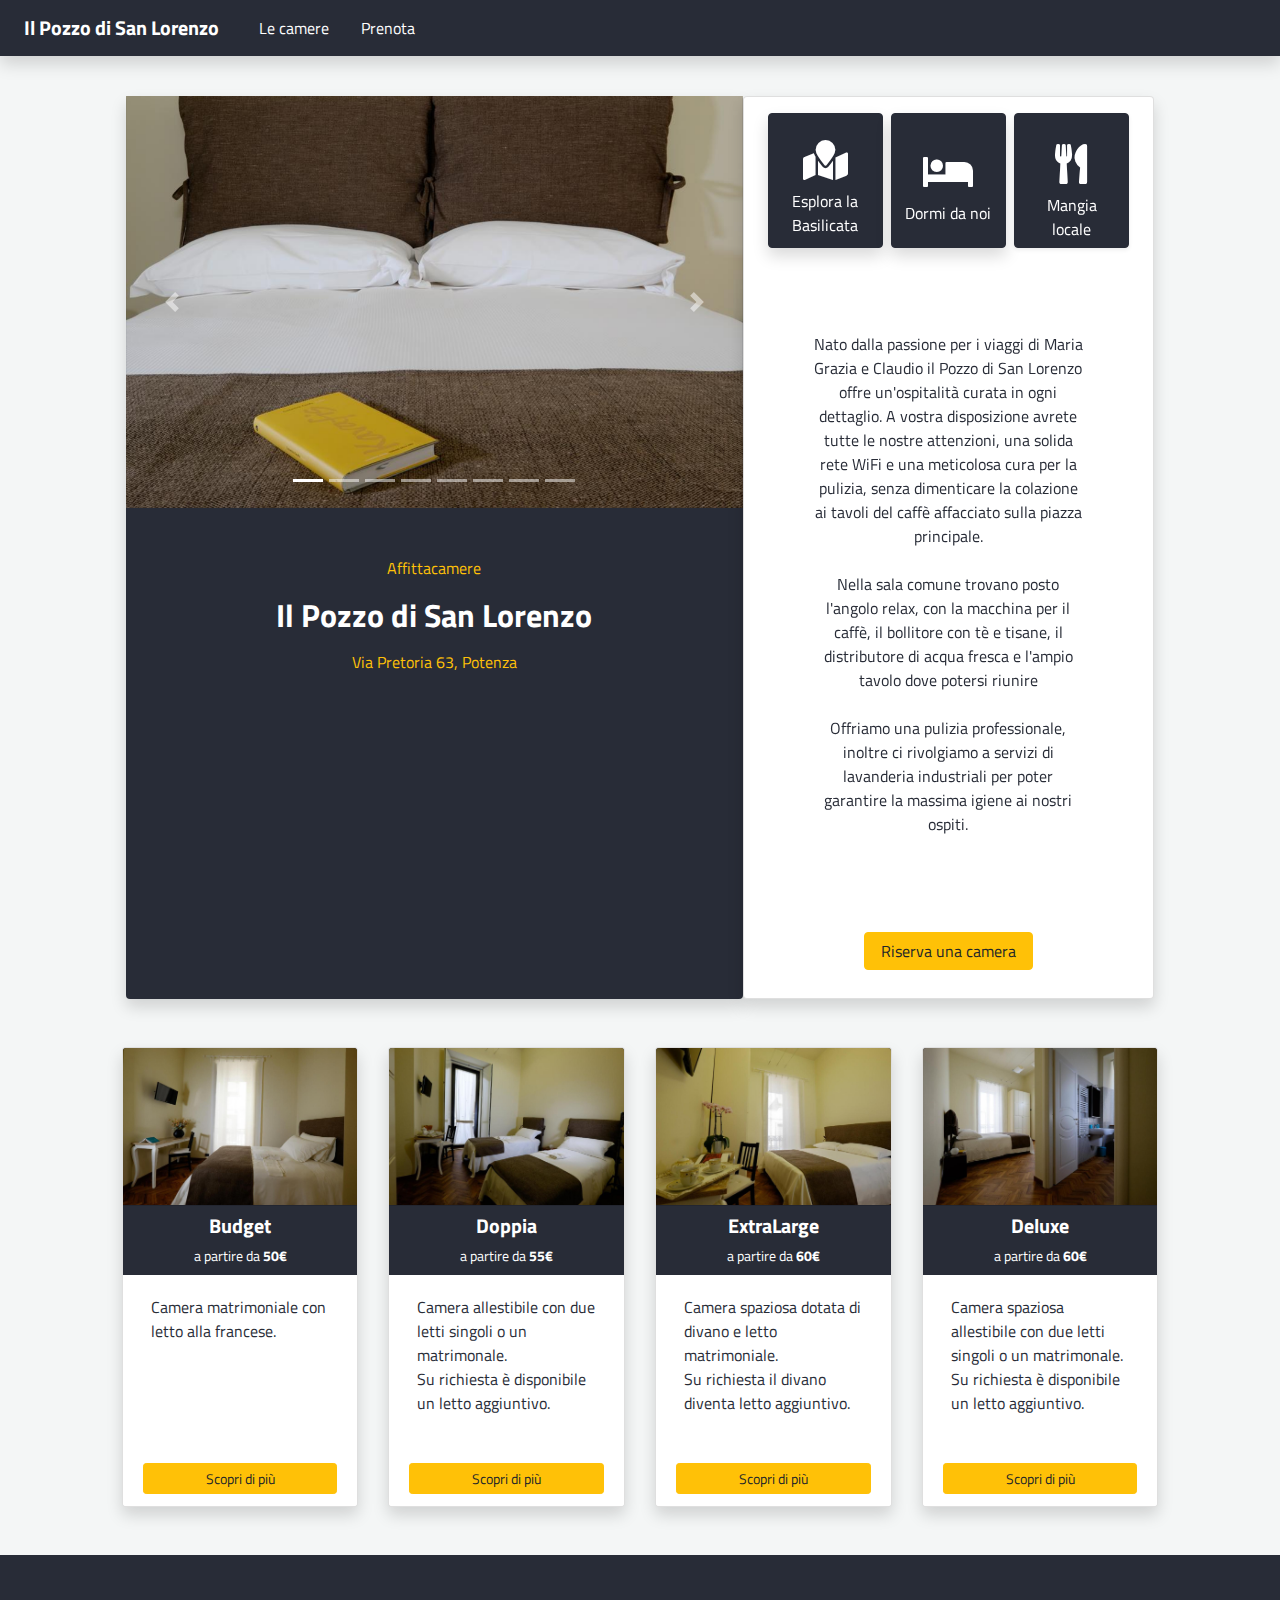
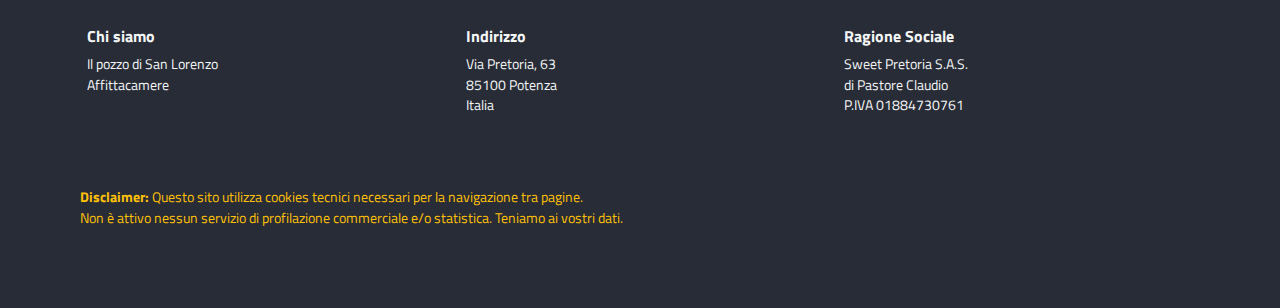
<file: index.html>
<!doctype html>
<html lang="en">

<head>
  <meta charset="utf-8">
  <title>Il Pozzo di San Lorenzo - Potenza</title>
  <base href="/">

  <meta name="viewport" content="width=device-width, initial-scale=1,  shrink-to-fit=no">
  <!--link rel="icon" type="image/x-icon" href="favicon.ico"-->

  <meta name="theme-color" content="#282c37">

  <meta name="description"
    content="Con le sue camere il Pozzo di San Lorenzo è pronto ad accoglierti in Via Pretoria 63, Potenza. Vieni a dormire nel cuore della Basilicata.">
<link rel="stylesheet" href="styles.235a7699a66b27d73527.css"></head>

<body>
  <app-root></app-root>
<script src="runtime-es2015.0dae8cbc97194c7caed4.js" type="module"></script><script src="runtime-es5.0dae8cbc97194c7caed4.js" nomodule defer></script><script src="polyfills-es5.43194be1e7574fed4db2.js" nomodule defer></script><script src="polyfills-es2015.6bbcfbfc206c4431c553.js" type="module"></script><script src="main-es2015.c552c5d9d6d0383ae214.js" type="module"></script><script src="main-es5.c552c5d9d6d0383ae214.js" nomodule defer></script></body>

</html>
</file>
